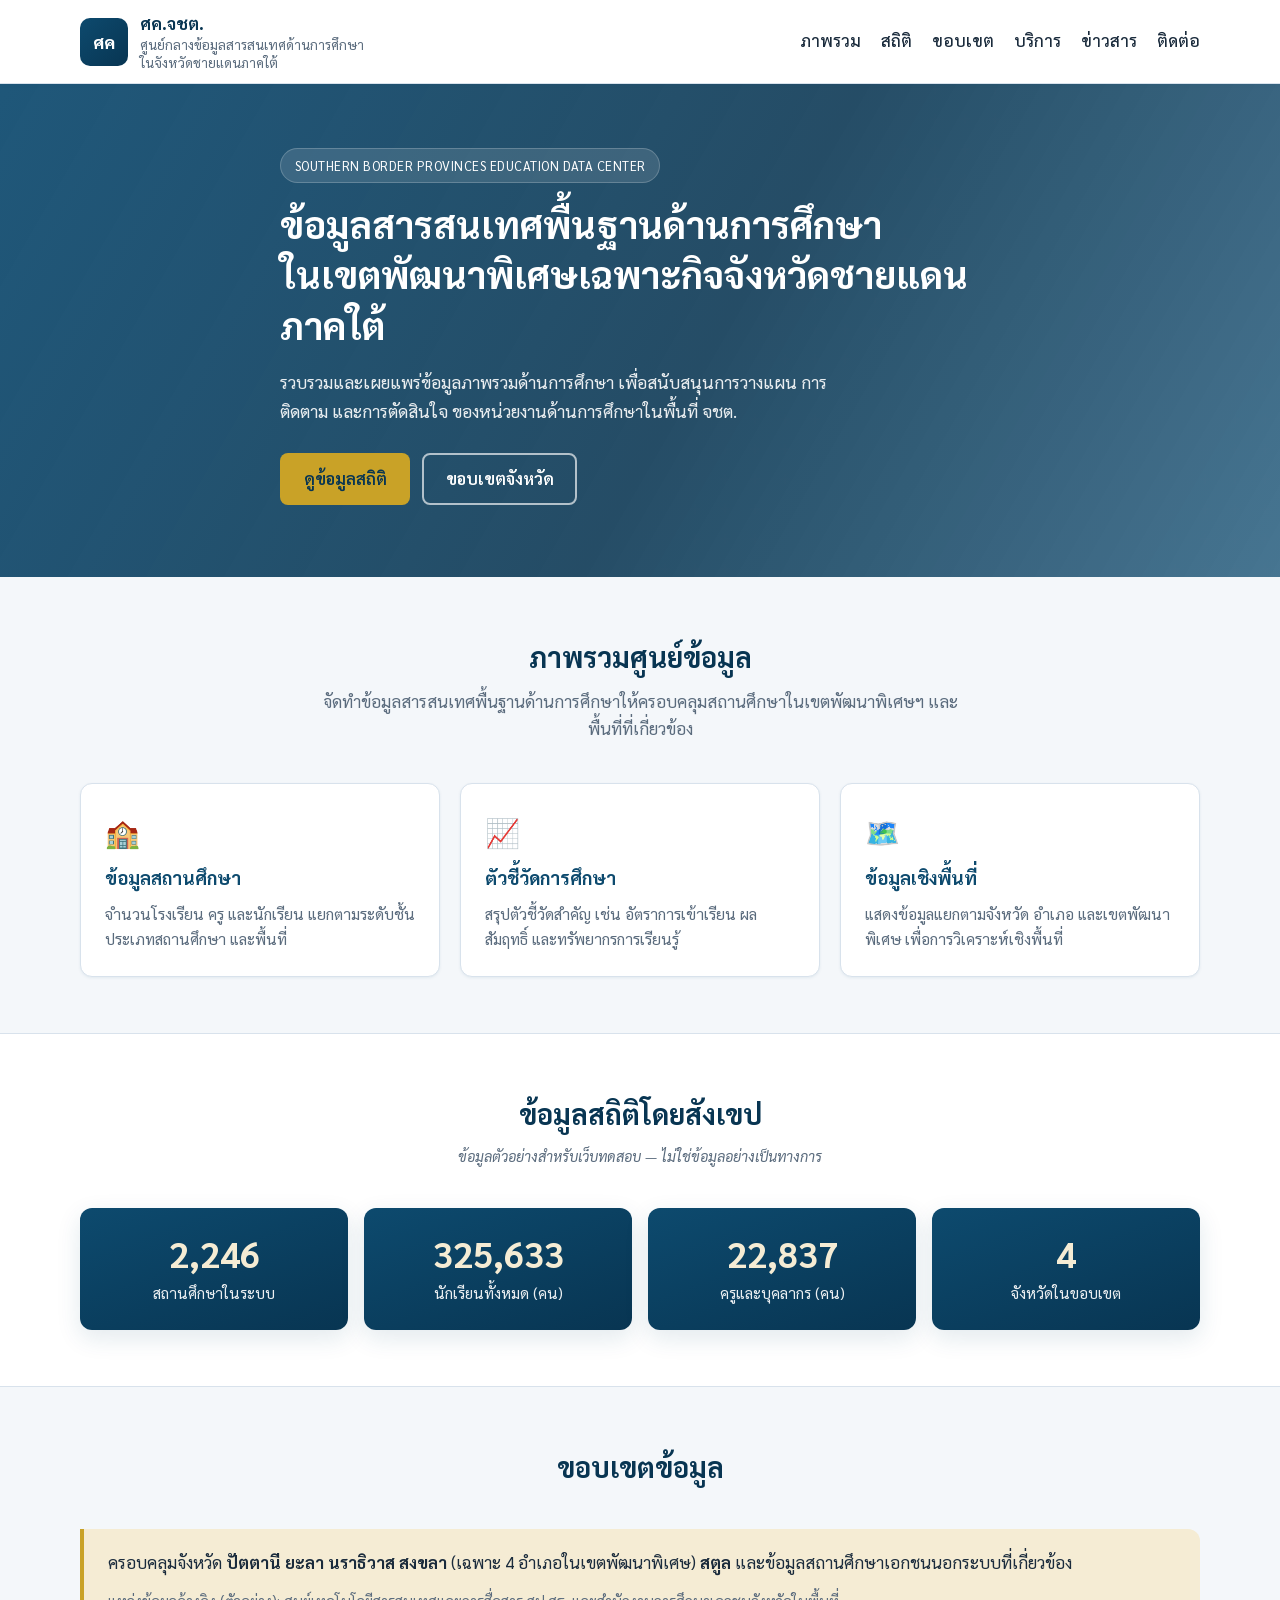
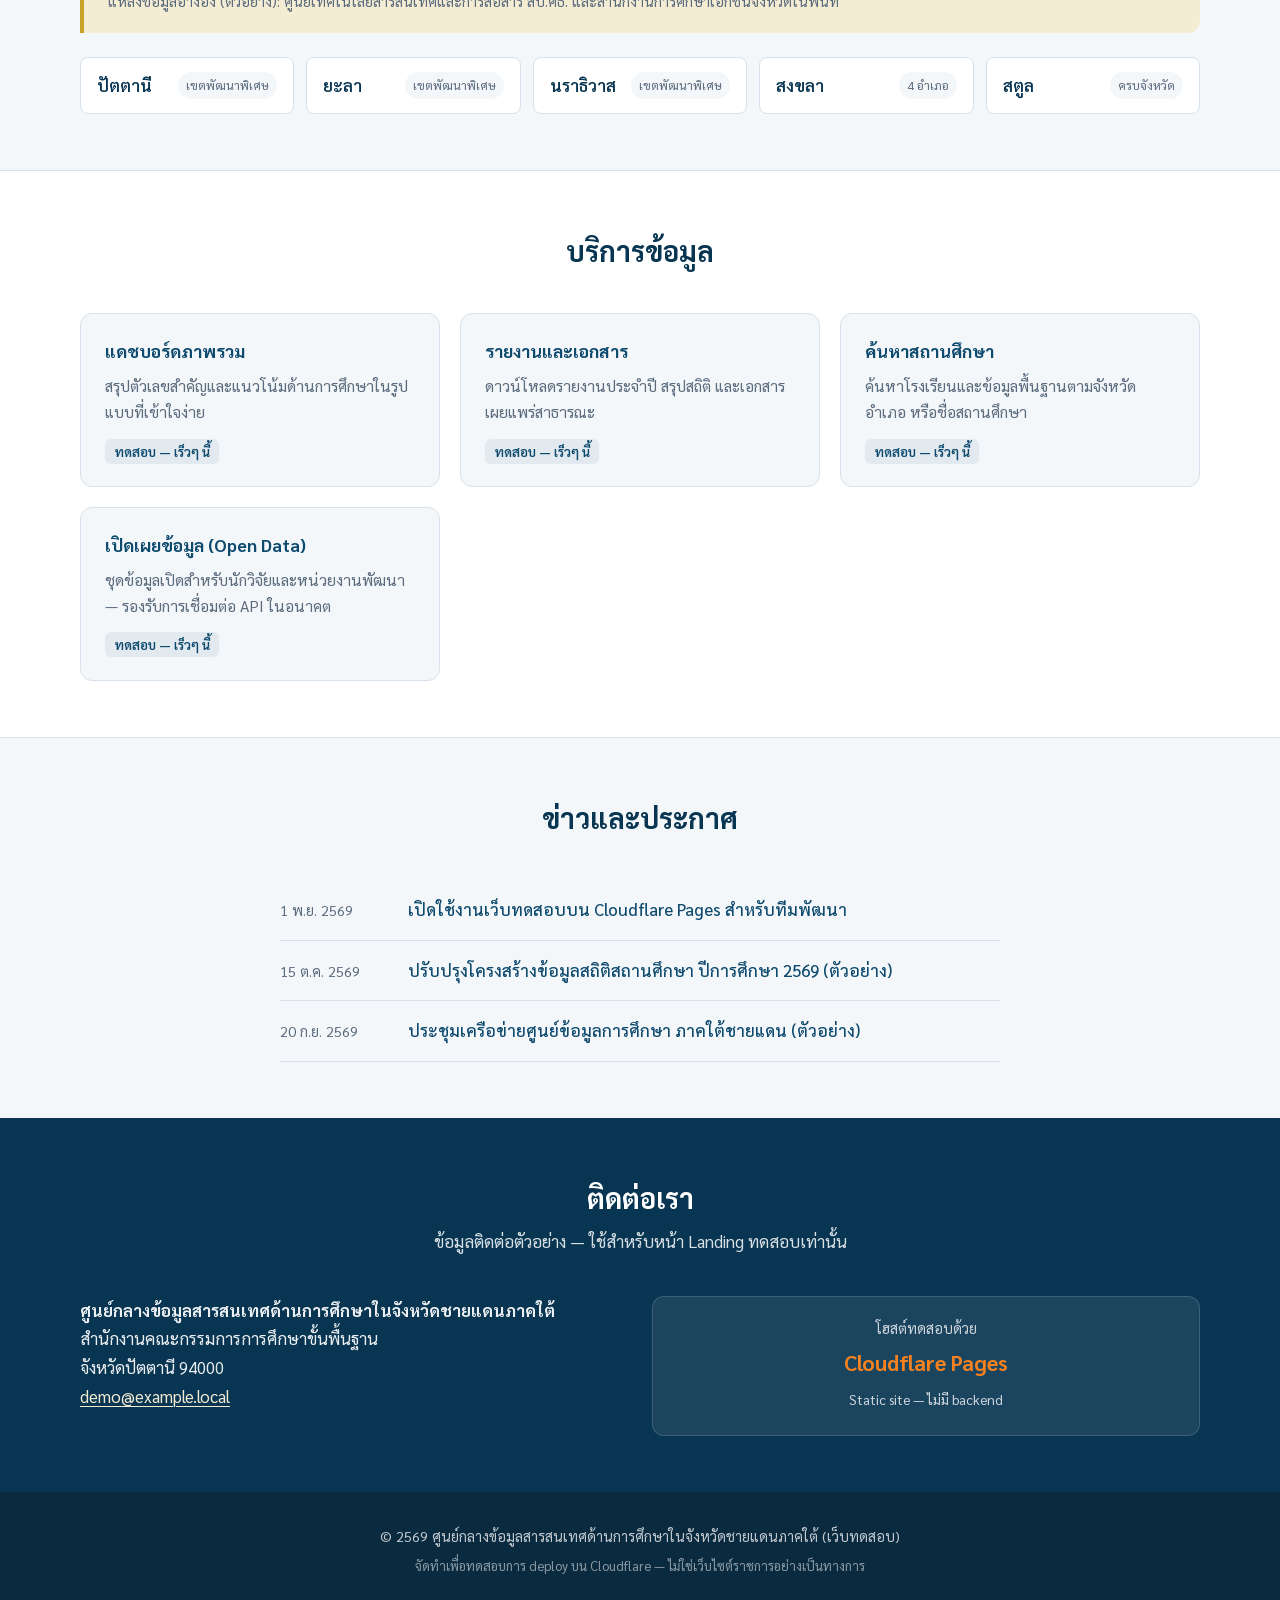
<file: index.html>
<!DOCTYPE html>
<html lang="th">
<head>
  <meta charset="UTF-8">
  <meta name="viewport" content="width=device-width, initial-scale=1.0">
  <meta name="description" content="ศูนย์กลางข้อมูลสารสนเทศด้านการศึกษาในจังหวัดชายแดนภาคใต้ — ข้อมูลภาพรวมด้านการศึกษา จชต.">
  <title>ศค.จชต. | ศูนย์กลางข้อมูลสารสนเทศด้านการศึกษาในจังหวัดชายแดนภาคใต้</title>
  <link rel="preconnect" href="https://fonts.googleapis.com">
  <link rel="preconnect" href="https://fonts.gstatic.com" crossorigin>
  <link href="https://fonts.googleapis.com/css2?family=Sarabun:wght@400;500;600;700&display=swap" rel="stylesheet">
  <link rel="stylesheet" href="css/style.css">
  <link rel="icon" href="data:image/svg+xml,<svg xmlns='http://www.w3.org/2000/svg' viewBox='0 0 100 100'><text y='.9em' font-size='90'>📊</text></svg>">
</head>
<body>
  <header class="site-header">
    <div class="container header-inner">
      <a class="brand" href="#">
        <span class="brand-mark" aria-hidden="true">ศค</span>
        <span class="brand-text">
          <strong>ศค.จชต.</strong>
          <span>ศูนย์กลางข้อมูลสารสนเทศด้านการศึกษา<br>ในจังหวัดชายแดนภาคใต้</span>
        </span>
      </a>
      <button type="button" class="nav-toggle" aria-expanded="false" aria-controls="main-nav" aria-label="เปิดเมนู">
        <span></span><span></span><span></span>
      </button>
      <nav id="main-nav" class="main-nav" aria-label="เมนูหลัก">
        <a href="#overview">ภาพรวม</a>
        <a href="#stats">สถิติ</a>
        <a href="#scope">ขอบเขต</a>
        <a href="#services">บริการ</a>
        <a href="#news">ข่าวสาร</a>
        <a href="#contact">ติดต่อ</a>
      </nav>
    </div>
  </header>

  <main>
    <section class="hero">
      <div class="hero-bg" aria-hidden="true"></div>
      <div class="container hero-content">
        <p class="hero-badge">Southern Border Provinces Education Data Center</p>
        <h1>ข้อมูลสารสนเทศพื้นฐานด้านการศึกษา<br>ในเขตพัฒนาพิเศษเฉพาะกิจจังหวัดชายแดนภาคใต้</h1>
        <p class="hero-lead">
          รวบรวมและเผยแพร่ข้อมูลภาพรวมด้านการศึกษา เพื่อสนับสนุนการวางแผน การติดตาม และการตัดสินใจ
          ของหน่วยงานด้านการศึกษาในพื้นที่ จชต.
        </p>
        <div class="hero-actions">
          <a class="btn btn-primary" href="#stats">ดูข้อมูลสถิติ</a>
          <a class="btn btn-outline" href="#scope">ขอบเขตจังหวัด</a>
        </div>
      </div>
    </section>

    <section id="overview" class="section">
      <div class="container">
        <header class="section-header">
          <h2>ภาพรวมศูนย์ข้อมูล</h2>
          <p>จัดทำข้อมูลสารสนเทศพื้นฐานด้านการศึกษาให้ครอบคลุมสถานศึกษาในเขตพัฒนาพิเศษฯ และพื้นที่ที่เกี่ยวข้อง</p>
        </header>
        <div class="card-grid three">
          <article class="info-card">
            <div class="info-card-icon" aria-hidden="true">🏫</div>
            <h3>ข้อมูลสถานศึกษา</h3>
            <p>จำนวนโรงเรียน ครู และนักเรียน แยกตามระดับชั้น ประเภทสถานศึกษา และพื้นที่</p>
          </article>
          <article class="info-card">
            <div class="info-card-icon" aria-hidden="true">📈</div>
            <h3>ตัวชี้วัดการศึกษา</h3>
            <p>สรุปตัวชี้วัดสำคัญ เช่น อัตราการเข้าเรียน ผลสัมฤทธิ์ และทรัพยากรการเรียนรู้</p>
          </article>
          <article class="info-card">
            <div class="info-card-icon" aria-hidden="true">🗺️</div>
            <h3>ข้อมูลเชิงพื้นที่</h3>
            <p>แสดงข้อมูลแยกตามจังหวัด อำเภอ และเขตพัฒนาพิเศษ เพื่อการวิเคราะห์เชิงพื้นที่</p>
          </article>
        </div>
      </div>
    </section>

    <section id="stats" class="section section-alt">
      <div class="container">
        <header class="section-header">
          <h2>ข้อมูลสถิติโดยสังเขป</h2>
          <p class="data-note">ข้อมูลตัวอย่างสำหรับเว็บทดสอบ — ไม่ใช่ข้อมูลอย่างเป็นทางการ</p>
        </header>
        <div class="stats-grid">
          <div class="stat-card">
            <span class="stat-value" data-count="2847">0</span>
            <span class="stat-label">สถานศึกษาในระบบ</span>
          </div>
          <div class="stat-card">
            <span class="stat-value" data-count="412650">0</span>
            <span class="stat-label">นักเรียนทั้งหมด (คน)</span>
          </div>
          <div class="stat-card">
            <span class="stat-value" data-count="28940">0</span>
            <span class="stat-label">ครูและบุคลากร (คน)</span>
          </div>
          <div class="stat-card">
            <span class="stat-value" data-count="6">0</span>
            <span class="stat-label">จังหวัดในขอบเขต</span>
          </div>
        </div>
      </div>
    </section>

    <section id="scope" class="section">
      <div class="container">
        <header class="section-header">
          <h2>ขอบเขตข้อมูล</h2>
        </header>
        <div class="scope-box">
          <p>
            ครอบคลุมจังหวัด <strong>ปัตตานี</strong> <strong>ยะลา</strong> <strong>นราธิวาส</strong>
            <strong>สงขลา</strong> (เฉพาะ 4 อำเภอในเขตพัฒนาพิเศษ) <strong>สตูล</strong>
            และข้อมูลสถานศึกษาเอกชนนอกระบบที่เกี่ยวข้อง
          </p>
          <p class="scope-meta">
            แหล่งข้อมูลอ้างอิง (ตัวอย่าง): ศูนย์เทคโนโลยีสารสนเทศและการสื่อสาร สป.ศธ.
            และสำนักงานการศึกษาเอกชนจังหวัดในพื้นที่
          </p>
        </div>
        <ul class="province-list">
          <li><span class="province-name">ปัตตานี</span><span class="province-tag">เขตพัฒนาพิเศษ</span></li>
          <li><span class="province-name">ยะลา</span><span class="province-tag">เขตพัฒนาพิเศษ</span></li>
          <li><span class="province-name">นราธิวาส</span><span class="province-tag">เขตพัฒนาพิเศษ</span></li>
          <li><span class="province-name">สงขลา</span><span class="province-tag">4 อำเภอ</span></li>
          <li><span class="province-name">สตูล</span><span class="province-tag">ครบจังหวัด</span></li>
        </ul>
      </div>
    </section>

    <section id="services" class="section section-alt">
      <div class="container">
        <header class="section-header">
          <h2>บริการข้อมูล</h2>
        </header>
        <div class="card-grid two">
          <article class="service-card">
            <h3>แดชบอร์ดภาพรวม</h3>
            <p>สรุปตัวเลขสำคัญและแนวโน้มด้านการศึกษาในรูปแบบที่เข้าใจง่าย</p>
            <span class="service-status">ทดสอบ — เร็วๆ นี้</span>
          </article>
          <article class="service-card">
            <h3>รายงานและเอกสาร</h3>
            <p>ดาวน์โหลดรายงานประจำปี สรุปสถิติ และเอกสารเผยแพร่สาธารณะ</p>
            <span class="service-status">ทดสอบ — เร็วๆ นี้</span>
          </article>
          <article class="service-card">
            <h3>ค้นหาสถานศึกษา</h3>
            <p>ค้นหาโรงเรียนและข้อมูลพื้นฐานตามจังหวัด อำเภอ หรือชื่อสถานศึกษา</p>
            <span class="service-status">ทดสอบ — เร็วๆ นี้</span>
          </article>
          <article class="service-card">
            <h3>เปิดเผยข้อมูล (Open Data)</h3>
            <p>ชุดข้อมูลเปิดสำหรับนักวิจัยและหน่วยงานพัฒนา — รองรับการเชื่อมต่อ API ในอนาคต</p>
            <span class="service-status">ทดสอบ — เร็วๆ นี้</span>
          </article>
        </div>
      </div>
    </section>

    <section id="news" class="section">
      <div class="container">
        <header class="section-header">
          <h2>ข่าวและประกาศ</h2>
        </header>
        <ul class="news-list">
          <li>
            <time datetime="2026-11-01">1 พ.ย. 2569</time>
            <a href="#">เปิดใช้งานเว็บทดสอบบน Cloudflare Pages สำหรับทีมพัฒนา</a>
          </li>
          <li>
            <time datetime="2026-10-15">15 ต.ค. 2569</time>
            <a href="#">ปรับปรุงโครงสร้างข้อมูลสถิติสถานศึกษา ปีการศึกษา 2569 (ตัวอย่าง)</a>
          </li>
          <li>
            <time datetime="2026-09-20">20 ก.ย. 2569</time>
            <a href="#">ประชุมเครือข่ายศูนย์ข้อมูลการศึกษา ภาคใต้ชายแดน (ตัวอย่าง)</a>
          </li>
        </ul>
      </div>
    </section>

    <section id="contact" class="section section-contact">
      <div class="container">
        <header class="section-header">
          <h2>ติดต่อเรา</h2>
          <p>ข้อมูลติดต่อตัวอย่าง — ใช้สำหรับหน้า Landing ทดสอบเท่านั้น</p>
        </header>
        <div class="contact-grid">
          <address class="contact-block">
            <strong>ศูนย์กลางข้อมูลสารสนเทศด้านการศึกษาในจังหวัดชายแดนภาคใต้</strong><br>
            สำนักงานคณะกรรมการการศึกษาขั้นพื้นฐาน<br>
            จังหวัดปัตตานี 94000<br>
            <a href="mailto:demo@example.local">demo@example.local</a>
          </address>
          <div class="cf-badge">
            <p>โฮสต์ทดสอบด้วย</p>
            <strong>Cloudflare Pages</strong>
            <p class="cf-hint">Static site — ไม่มี backend</p>
          </div>
        </div>
      </div>
    </section>
  </main>

  <footer class="site-footer">
    <div class="container footer-inner">
      <p>&copy; 2569 ศูนย์กลางข้อมูลสารสนเทศด้านการศึกษาในจังหวัดชายแดนภาคใต้ (เว็บทดสอบ)</p>
      <p class="footer-note">จัดทำเพื่อทดสอบการ deploy บน Cloudflare — ไม่ใช่เว็บไซต์ราชการอย่างเป็นทางการ</p>
    </div>
  </footer>

  <script src="js/main.js"></script>
</body>
</html>
</file>
<file: css/style.css>
:root {
  --color-primary: #0d4a6e;
  --color-primary-dark: #083552;
  --color-accent: #c9a227;
  --color-accent-soft: #f5ecd4;
  --color-bg: #f4f7fa;
  --color-surface: #ffffff;
  --color-text: #1a2b3c;
  --color-muted: #5a6b7d;
  --color-border: #d8e2ec;
  --shadow-sm: 0 1px 3px rgba(13, 74, 110, 0.08);
  --shadow-md: 0 8px 24px rgba(13, 74, 110, 0.12);
  --radius: 12px;
  --font: "Sarabun", "Segoe UI", Tahoma, sans-serif;
  --container: min(1120px, 100% - 2rem);
}

*,
*::before,
*::after {
  box-sizing: border-box;
}

html {
  scroll-behavior: smooth;
}

body {
  margin: 0;
  font-family: var(--font);
  font-size: 1.05rem;
  line-height: 1.65;
  color: var(--color-text);
  background: var(--color-bg);
}

img {
  max-width: 100%;
  height: auto;
}

a {
  color: var(--color-primary);
  text-decoration-thickness: 1px;
  text-underline-offset: 3px;
}

a:hover {
  color: var(--color-primary-dark);
}

.container {
  width: var(--container);
  margin-inline: auto;
}

.site-header {
  position: sticky;
  top: 0;
  z-index: 100;
  background: rgba(255, 255, 255, 0.95);
  backdrop-filter: blur(8px);
  border-bottom: 1px solid var(--color-border);
  box-shadow: var(--shadow-sm);
}

.header-inner {
  display: flex;
  align-items: center;
  justify-content: space-between;
  gap: 1rem;
  padding: 0.75rem 0;
}

.brand {
  display: flex;
  align-items: center;
  gap: 0.75rem;
  text-decoration: none;
  color: inherit;
}

.brand-mark {
  display: grid;
  place-items: center;
  width: 3rem;
  height: 3rem;
  border-radius: 10px;
  background: linear-gradient(135deg, var(--color-primary), var(--color-primary-dark));
  color: #fff;
  font-weight: 700;
  font-size: 1.1rem;
  letter-spacing: 0.02em;
}

.brand-text {
  display: flex;
  flex-direction: column;
  font-size: 0.85rem;
  line-height: 1.35;
  color: var(--color-muted);
}

.brand-text strong {
  font-size: 1.05rem;
  color: var(--color-primary-dark);
}

.main-nav {
  display: flex;
  flex-wrap: wrap;
  gap: 0.25rem 1.25rem;
}

.main-nav a {
  text-decoration: none;
  font-weight: 500;
  color: var(--color-text);
  padding: 0.35rem 0;
  border-bottom: 2px solid transparent;
}

.main-nav a:hover {
  color: var(--color-primary);
  border-bottom-color: var(--color-accent);
}

.nav-toggle {
  display: none;
  flex-direction: column;
  gap: 5px;
  padding: 0.5rem;
  border: 1px solid var(--color-border);
  border-radius: 8px;
  background: var(--color-surface);
  cursor: pointer;
}

.nav-toggle span {
  display: block;
  width: 22px;
  height: 2px;
  background: var(--color-primary);
  border-radius: 1px;
}

.hero {
  position: relative;
  padding: 4rem 0 4.5rem;
  overflow: hidden;
}

.hero-bg {
  position: absolute;
  inset: 0;
  background:
    linear-gradient(120deg, rgba(13, 74, 110, 0.92) 0%, rgba(8, 53, 82, 0.88) 55%, rgba(13, 74, 110, 0.75) 100%),
    url("data:image/svg+xml,%3Csvg width='60' height='60' viewBox='0 0 60 60' xmlns='http://www.w3.org/2000/svg'%3E%3Cg fill='none' fill-rule='evenodd'%3E%3Cg fill='%23ffffff' fill-opacity='0.06'%3E%3Cpath d='M36 34v-4h-2v4h-4v2h4v4h2v-4h4v-2h-4zm0-30V0h-2v4h-4v2h4v4h2V6h4V4h-4zM6 34v-4H4v4H0v2h4v4h2v-4h4v-2H6zM6 4V0H4v4H0v2h4v4h2V6h4V4H6z'/%3E%3C/g%3E%3C/g%3E%3C/svg%3E");
}

.hero-content {
  position: relative;
  color: #fff;
  max-width: 720px;
}

.hero-badge {
  display: inline-block;
  margin: 0 0 1rem;
  padding: 0.35rem 0.85rem;
  font-size: 0.8rem;
  letter-spacing: 0.04em;
  text-transform: uppercase;
  background: rgba(255, 255, 255, 0.12);
  border: 1px solid rgba(255, 255, 255, 0.2);
  border-radius: 999px;
}

.hero h1 {
  margin: 0 0 1rem;
  font-size: clamp(1.65rem, 4vw, 2.35rem);
  line-height: 1.35;
  font-weight: 700;
}

.hero-lead {
  margin: 0 0 1.75rem;
  font-size: 1.1rem;
  color: rgba(255, 255, 255, 0.9);
  max-width: 56ch;
}

.hero-actions {
  display: flex;
  flex-wrap: wrap;
  gap: 0.75rem;
}

.btn {
  display: inline-flex;
  align-items: center;
  justify-content: center;
  padding: 0.65rem 1.35rem;
  border-radius: 8px;
  font-weight: 600;
  text-decoration: none;
  border: 2px solid transparent;
  transition: transform 0.15s ease, background 0.15s ease;
}

.btn:hover {
  transform: translateY(-1px);
}

.btn-primary {
  background: var(--color-accent);
  color: var(--color-primary-dark);
}

.btn-primary:hover {
  background: #ddb82e;
  color: var(--color-primary-dark);
}

.btn-outline {
  border-color: rgba(255, 255, 255, 0.65);
  color: #fff;
}

.btn-outline:hover {
  background: rgba(255, 255, 255, 0.12);
  color: #fff;
}

.section {
  padding: 3.5rem 0;
}

.section-alt {
  background: var(--color-surface);
  border-block: 1px solid var(--color-border);
}

.section-header {
  text-align: center;
  max-width: 640px;
  margin: 0 auto 2.5rem;
}

.section-header h2 {
  margin: 0 0 0.5rem;
  font-size: 1.75rem;
  color: var(--color-primary-dark);
}

.section-header p {
  margin: 0;
  color: var(--color-muted);
}

.data-note {
  font-size: 0.9rem;
  font-style: italic;
}

.card-grid {
  display: grid;
  gap: 1.25rem;
}

.card-grid.three {
  grid-template-columns: repeat(auto-fit, minmax(260px, 1fr));
}

.card-grid.two {
  grid-template-columns: repeat(auto-fit, minmax(280px, 1fr));
}

.info-card {
  background: var(--color-surface);
  border: 1px solid var(--color-border);
  border-radius: var(--radius);
  padding: 1.5rem;
  box-shadow: var(--shadow-sm);
  transition: box-shadow 0.2s ease;
}

.info-card:hover {
  box-shadow: var(--shadow-md);
}

.info-card-icon {
  font-size: 1.75rem;
  margin-bottom: 0.5rem;
}

.info-card h3 {
  margin: 0 0 0.5rem;
  font-size: 1.15rem;
  color: var(--color-primary);
}

.info-card p {
  margin: 0;
  color: var(--color-muted);
  font-size: 0.98rem;
}

.stats-grid {
  display: grid;
  grid-template-columns: repeat(auto-fit, minmax(200px, 1fr));
  gap: 1rem;
}

.stat-card {
  background: linear-gradient(160deg, var(--color-primary) 0%, var(--color-primary-dark) 100%);
  color: #fff;
  border-radius: var(--radius);
  padding: 1.5rem;
  text-align: center;
  box-shadow: var(--shadow-md);
}

.stat-value {
  display: block;
  font-size: clamp(1.75rem, 4vw, 2.25rem);
  font-weight: 700;
  line-height: 1.2;
  color: var(--color-accent-soft);
}

.stat-label {
  display: block;
  margin-top: 0.35rem;
  font-size: 0.95rem;
  opacity: 0.92;
}

.scope-box {
  background: var(--color-accent-soft);
  border-left: 4px solid var(--color-accent);
  border-radius: 0 var(--radius) var(--radius) 0;
  padding: 1.25rem 1.5rem;
  margin-bottom: 1.5rem;
}

.scope-box p {
  margin: 0 0 0.75rem;
}

.scope-box p:last-child {
  margin-bottom: 0;
}

.scope-meta {
  font-size: 0.92rem;
  color: var(--color-muted);
}

.province-list {
  list-style: none;
  margin: 0;
  padding: 0;
  display: grid;
  grid-template-columns: repeat(auto-fit, minmax(180px, 1fr));
  gap: 0.75rem;
}

.province-list li {
  display: flex;
  align-items: center;
  justify-content: space-between;
  gap: 0.5rem;
  padding: 0.85rem 1rem;
  background: var(--color-surface);
  border: 1px solid var(--color-border);
  border-radius: 8px;
}

.province-name {
  font-weight: 600;
  color: var(--color-primary-dark);
}

.province-tag {
  font-size: 0.78rem;
  padding: 0.2rem 0.5rem;
  background: var(--color-bg);
  border-radius: 999px;
  color: var(--color-muted);
}

.service-card {
  background: var(--color-bg);
  border: 1px solid var(--color-border);
  border-radius: var(--radius);
  padding: 1.35rem 1.5rem;
}

.service-card h3 {
  margin: 0 0 0.5rem;
  font-size: 1.1rem;
  color: var(--color-primary);
}

.service-card p {
  margin: 0 0 0.75rem;
  color: var(--color-muted);
  font-size: 0.98rem;
}

.service-status {
  font-size: 0.82rem;
  font-weight: 600;
  color: var(--color-primary);
  background: rgba(13, 74, 110, 0.08);
  padding: 0.25rem 0.6rem;
  border-radius: 6px;
}

.news-list {
  list-style: none;
  margin: 0;
  padding: 0;
  max-width: 720px;
  margin-inline: auto;
}

.news-list li {
  display: flex;
  flex-wrap: wrap;
  gap: 0.5rem 1rem;
  align-items: baseline;
  padding: 1rem 0;
  border-bottom: 1px solid var(--color-border);
}

.news-list time {
  flex: 0 0 auto;
  font-size: 0.9rem;
  color: var(--color-muted);
  min-width: 7rem;
}

.news-list a {
  flex: 1 1 200px;
  text-decoration: none;
  font-weight: 500;
}

.news-list a:hover {
  text-decoration: underline;
}

.section-contact {
  background: var(--color-primary-dark);
  color: rgba(255, 255, 255, 0.92);
}

.section-contact .section-header h2,
.section-contact .section-header p {
  color: #fff;
}

.section-contact .section-header p {
  opacity: 0.85;
}

.contact-grid {
  display: grid;
  grid-template-columns: repeat(auto-fit, minmax(260px, 1fr));
  gap: 1.5rem;
  align-items: start;
}

.contact-block {
  font-style: normal;
  line-height: 1.7;
}

.contact-block a {
  color: var(--color-accent-soft);
}

.cf-badge {
  background: rgba(255, 255, 255, 0.08);
  border: 1px solid rgba(255, 255, 255, 0.15);
  border-radius: var(--radius);
  padding: 1.25rem 1.5rem;
  text-align: center;
}

.cf-badge p {
  margin: 0 0 0.25rem;
  font-size: 0.9rem;
  opacity: 0.85;
}

.cf-badge strong {
  display: block;
  font-size: 1.35rem;
  color: #f6821f;
  margin: 0.25rem 0;
}

.cf-hint {
  font-size: 0.85rem !important;
  margin-top: 0.5rem !important;
}

.site-footer {
  background: #0a2a3f;
  color: rgba(255, 255, 255, 0.75);
  padding: 1.75rem 0;
  font-size: 0.9rem;
}

.footer-inner {
  text-align: center;
}

.footer-inner p {
  margin: 0.35rem 0;
}

.footer-note {
  font-size: 0.82rem;
  opacity: 0.7;
}

@media (max-width: 768px) {
  .nav-toggle {
    display: flex;
  }

  .main-nav {
    display: none;
    position: absolute;
    top: 100%;
    left: 0;
    right: 0;
    flex-direction: column;
    background: var(--color-surface);
    border-bottom: 1px solid var(--color-border);
    padding: 1rem;
    box-shadow: var(--shadow-md);
  }

  .main-nav.is-open {
    display: flex;
  }

  .site-header {
    position: relative;
  }

  .header-inner {
    flex-wrap: wrap;
    position: relative;
  }

  .brand-text span {
    display: none;
  }

  .hero {
    padding: 2.5rem 0 3rem;
  }
}
</file>
